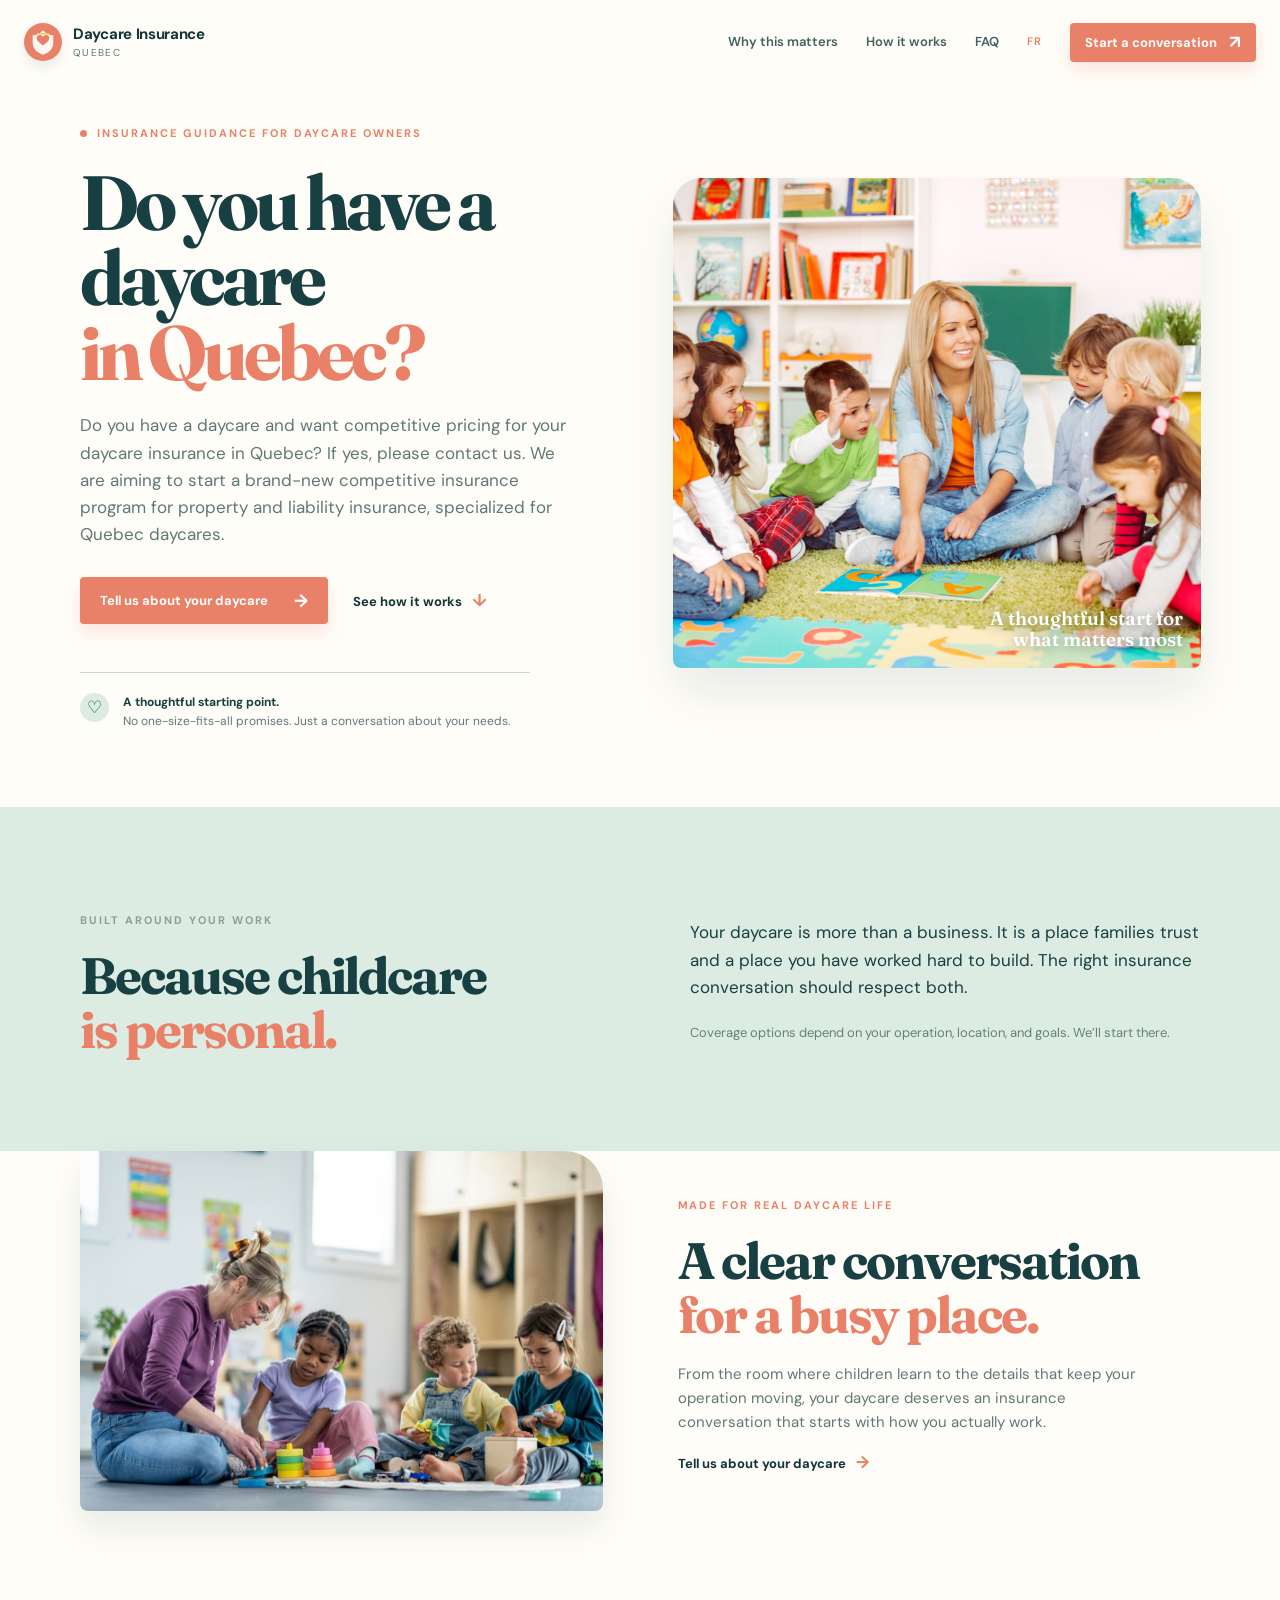
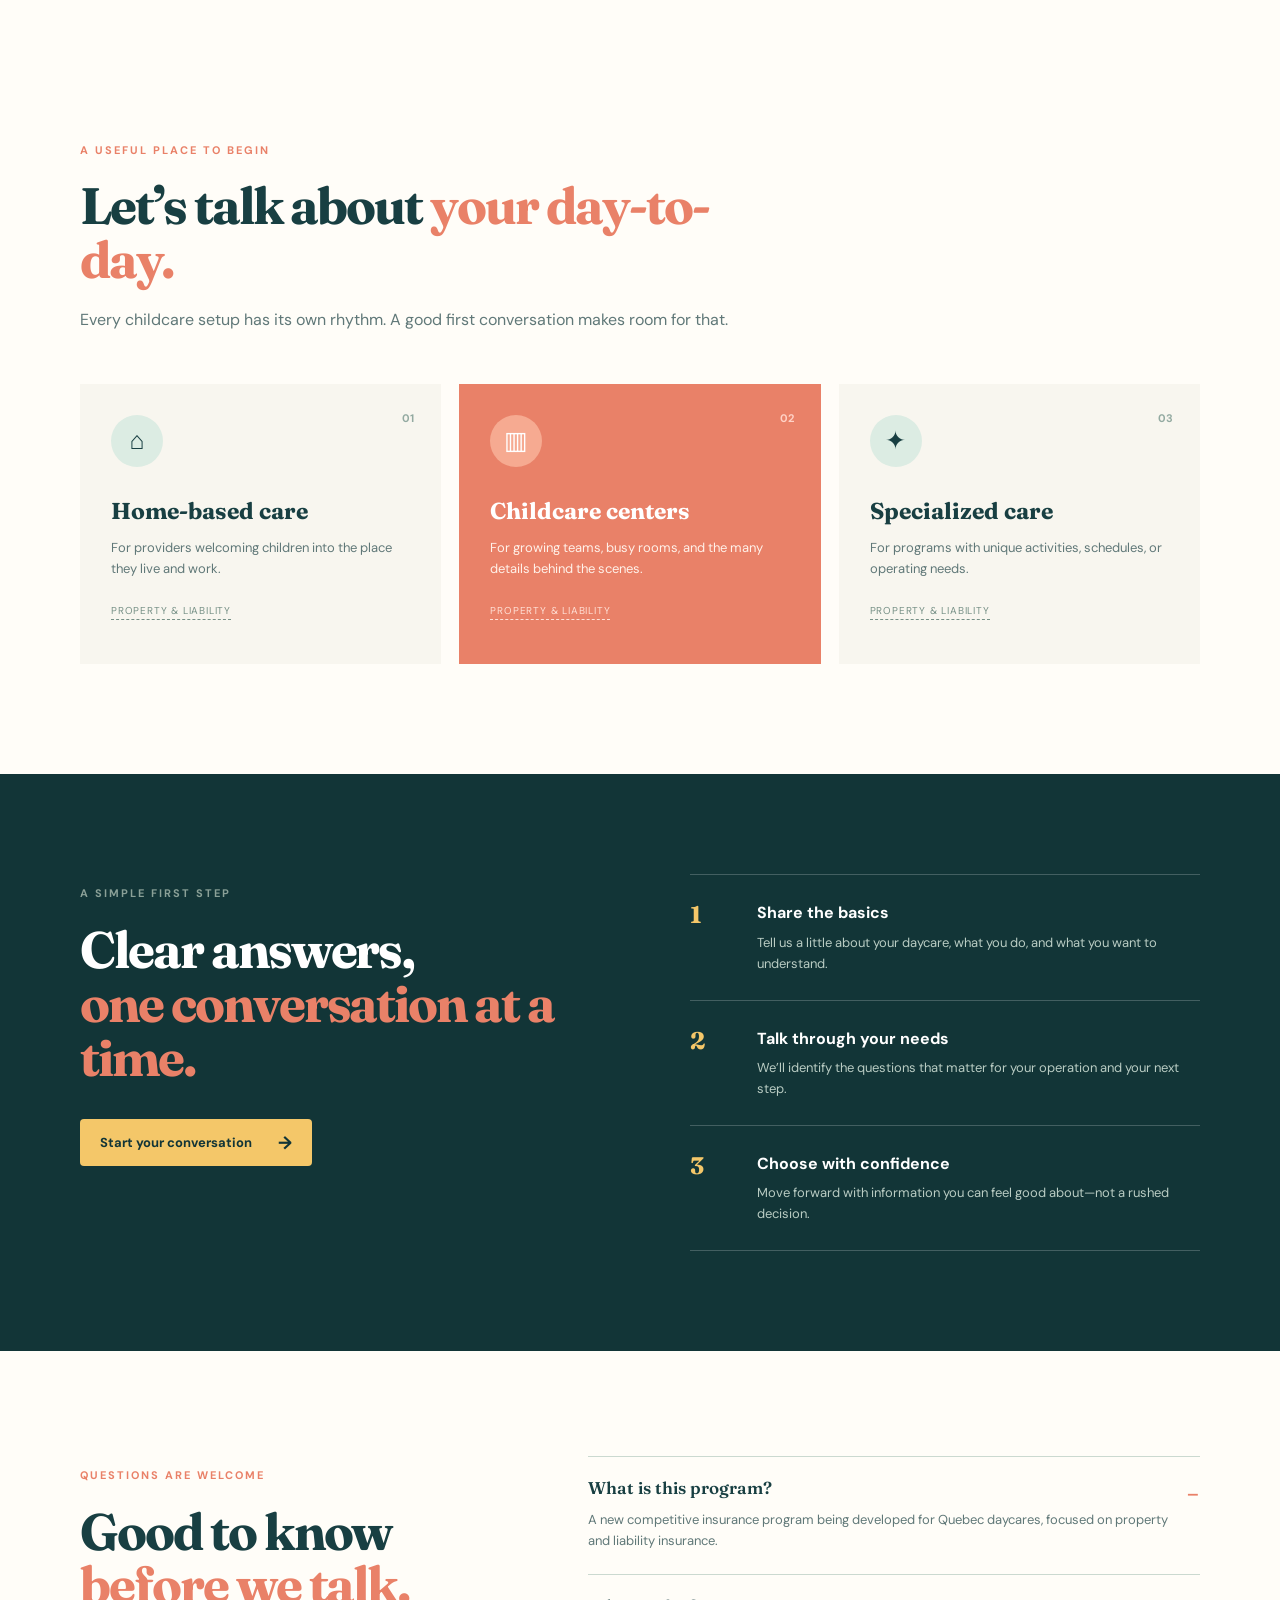
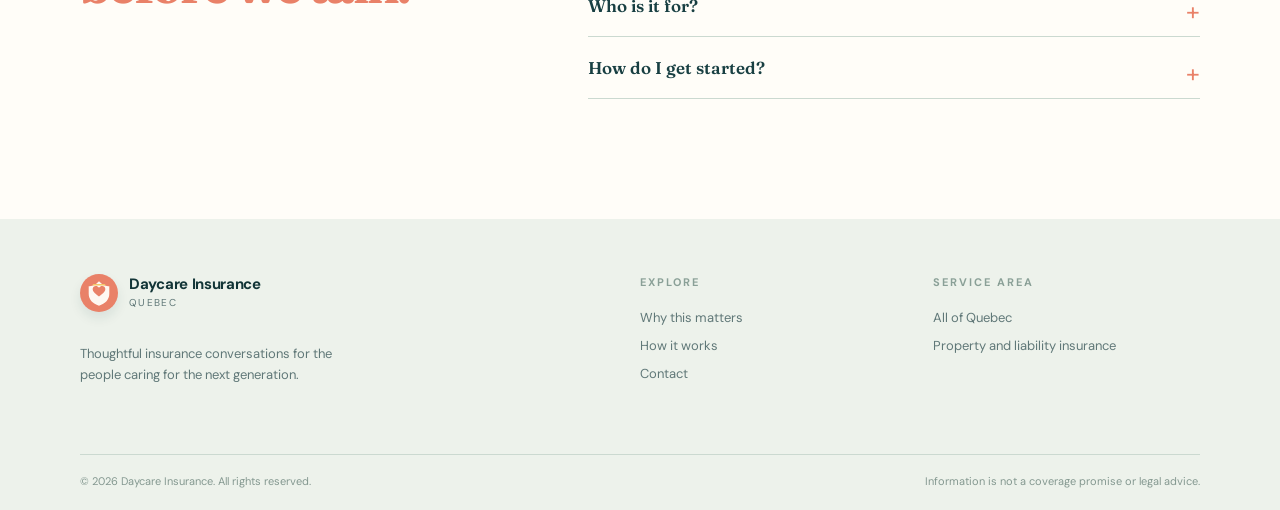
<file: index.html>
<!doctype html>
<html lang="en">
  <head>
    <meta charset="utf-8" />
    <meta name="viewport" content="width=device-width, initial-scale=1" />
    <meta
      name="description"
      content="A warm, straightforward insurance conversation for daycare owners."
    />
    <title>Daycare Insurance | Quebec</title>
    <link rel="preconnect" href="https://fonts.googleapis.com" />
    <link rel="preconnect" href="https://fonts.gstatic.com" crossorigin />
    <link
      href="https://fonts.googleapis.com/css2?family=DM+Sans:wght@400;500;600;700&family=Fraunces:opsz,wght@9..144,600;9..144,700&display=swap"
      rel="stylesheet"
    />
    <link rel="stylesheet" href="styles.css" />
    <link rel="icon" href="logo.svg" type="image/svg+xml" />
  </head>
  <body>
    <header class="site-header">
      <a class="brand" href="index.html" aria-label="Home">
        <img class="brand-mark" src="logo.svg" alt="" />
        <span><strong data-i18n="brandName">Daycare Insurance</strong><small data-i18n="brandRegion">Quebec</small></span>
      </a>
      <nav class="site-nav" aria-label="Main navigation">
        <a href="#why-us" data-i18n="navWhy">Why this matters</a>
        <a href="#how-it-works" data-i18n="navHow">How it works</a>
        <a href="#faq">FAQ</a>
        <a class="lang-switch" href="#" data-lang-toggle>FR</a>
        <a class="button button-small" href="contact.html" data-i18n="navContact">Start a conversation <span>↗</span></a>
      </nav>
      <button class="menu-toggle" aria-label="Open menu" aria-expanded="false">☰</button>
    </header>

    <main>
      <section class="hero section-shell reveal">
        <div class="hero-copy">
          <p class="eyebrow"><span class="eyebrow-dot"></span> Insurance guidance for daycare owners</p>
          <h1 data-i18n="heroTitle">Do you have a daycare<br /><em>in Quebec?</em></h1>
          <p class="hero-text" data-i18n="heroText">
            Do you have a daycare and want competitive pricing for your daycare insurance in Quebec? If yes, please contact us. We are aiming to start a brand-new competitive insurance program for property and liability insurance, specialized for Quebec daycares.
          </p>
          <div class="hero-actions">
            <a class="button" href="contact.html" data-i18n="heroButton">Tell us about your daycare <span>→</span></a>
            <a class="text-link" href="#how-it-works" data-i18n="heroLink">See how it works <span>↓</span></a>
          </div>
          <div class="hero-note">
            <span class="note-icon">♡</span>
            <p data-i18n="heroNote"><strong>A thoughtful starting point.</strong><br />No one-size-fits-all promises. Just a conversation about your needs.</p>
          </div>
        </div>
        <div class="hero-photo-wrap reveal-delay">
          <img class="hero-photo" src="assets/classroom-group.png" alt="Educator and children learning together in a bright classroom" />
          <span class="photo-caption" data-i18n="heroPhotoCaption">A thoughtful start for what matters most</span>
        </div>
      </section>

      <section id="why-us" class="intro-band reveal">
        <div class="section-shell intro-grid">
          <div>
            <p class="eyebrow eyebrow-dark" data-i18n="whyEyebrow">Built around your work</p>
            <h2 data-i18n="whyTitle">Because childcare<br /><em>is personal.</em></h2>
          </div>
          <div class="intro-copy">
            <p data-i18n="whyText">
              Your daycare is more than a business. It is a place families trust and
              a place you have worked hard to build. The right insurance conversation
              should respect both.
            </p>
            <p class="muted" data-i18n="whyMuted">Coverage options depend on your operation, location, and goals. We’ll start there.</p>
          </div>
        </div>
      </section>

      <section class="image-story section-shell reveal">
        <div class="story-photo-wrap"><img src="assets/classroom-care.png" alt="Educator guiding children through play and learning" /></div>
        <div class="story-copy">
          <p class="eyebrow" data-i18n="storyEyebrow">Made for real daycare life</p>
          <h2 data-i18n="storyTitle">A clear conversation<br /><em>for a busy place.</em></h2>
          <p data-i18n="storyText">From the room where children learn to the details that keep your operation moving, your daycare deserves an insurance conversation that starts with how you actually work.</p>
          <a class="text-link" href="contact.html" data-i18n="storyLink">Tell us about your daycare <span>→</span></a>
        </div>
      </section>

      <section class="audience section-shell reveal">
        <div class="section-heading">
          <p class="eyebrow" data-i18n="audienceEyebrow">A useful place to begin</p>
          <h2 data-i18n="audienceTitle">Let’s talk about <em>your day-to-day.</em></h2>
          <p data-i18n="audienceText">Every childcare setup has its own rhythm. A good first conversation makes room for that.</p>
        </div>
        <div class="card-grid">
          <article class="feature-card">
            <span class="card-number">01</span>
            <div class="card-icon icon-home">⌂</div>
            <h3 data-i18n="cardHomeTitle">Home-based care</h3>
            <p data-i18n="cardHomeText">For providers welcoming children into the place they live and work.</p>
            <span class="placeholder-tag">Property &amp; liability</span>
          </article>
          <article class="feature-card feature-card-accent">
            <span class="card-number">02</span>
            <div class="card-icon icon-building">▥</div>
            <h3 data-i18n="cardCenterTitle">Childcare centers</h3>
            <p data-i18n="cardCenterText">For growing teams, busy rooms, and the many details behind the scenes.</p>
            <span class="placeholder-tag">Property &amp; liability</span>
          </article>
          <article class="feature-card">
            <span class="card-number">03</span>
            <div class="card-icon icon-star">✦</div>
            <h3 data-i18n="cardSpecialTitle">Specialized care</h3>
            <p data-i18n="cardSpecialText">For programs with unique activities, schedules, or operating needs.</p>
            <span class="placeholder-tag">Property &amp; liability</span>
          </article>
        </div>
      </section>

      <section id="how-it-works" class="process-band reveal">
        <div class="section-shell">
          <div class="process-intro">
            <p class="eyebrow eyebrow-dark" data-i18n="processEyebrow">A simple first step</p>
            <h2 data-i18n="processTitle">Clear answers,<br /><em>one conversation at a time.</em></h2>
            <a class="button button-light" href="contact.html" data-i18n="processButton">Start your conversation <span>→</span></a>
          </div>
          <div class="process-list">
            <div class="process-item">
              <span class="process-number">1</span>
              <div><h3 data-i18n="stepOneTitle">Share the basics</h3><p data-i18n="stepOneText">Tell us a little about your daycare, what you do, and what you want to understand.</p></div>
            </div>
            <div class="process-item">
              <span class="process-number">2</span>
              <div><h3 data-i18n="stepTwoTitle">Talk through your needs</h3><p data-i18n="stepTwoText">We’ll identify the questions that matter for your operation and your next step.</p></div>
            </div>
            <div class="process-item">
              <span class="process-number">3</span>
              <div><h3 data-i18n="stepThreeTitle">Choose with confidence</h3><p data-i18n="stepThreeText">Move forward with information you can feel good about—not a rushed decision.</p></div>
            </div>
          </div>
        </div>
      </section>

      <section id="faq" class="faq section-shell reveal">
        <div class="section-heading">
          <p class="eyebrow" data-i18n="faqEyebrow">Questions are welcome</p>
          <h2 data-i18n="faqTitle">Good to know <em>before we talk.</em></h2>
        </div>
        <div class="faq-list">
          <details open><summary data-i18n="faqOneTitle">What is this program?</summary><p data-i18n="faqOneText">A new competitive insurance program being developed for Quebec daycares, focused on property and liability insurance.</p></details>
          <details><summary data-i18n="faqTwoTitle">Who is it for?</summary><p data-i18n="faqTwoText">It is intended for daycare owners throughout Quebec. Use the inquiry form to share your daycare details and questions.</p></details>
          <details><summary data-i18n="faqThreeTitle">How do I get started?</summary><p data-i18n="faqThreeText">Send your daycare name, contact details, and any optional notes through the private inquiry form.</p></details>
        </div>
      </section>
    </main>

    <footer class="site-footer">
      <div class="section-shell footer-grid">
        <div><a class="brand brand-footer" href="index.html"><img class="brand-mark" src="logo.svg" alt="" /><span><strong data-i18n="brandName">Daycare Insurance</strong><small data-i18n="brandRegion">Quebec</small></span></a><p class="footer-note">Thoughtful insurance conversations for the people caring for the next generation.</p></div>
        <div class="footer-links"><p class="eyebrow eyebrow-dark">Explore</p><a href="#why-us">Why this matters</a><a href="#how-it-works">How it works</a><a href="contact.html">Contact</a></div>
        <div class="footer-links"><p class="eyebrow eyebrow-dark">Service area</p><p>All of Quebec</p><p>Property and liability insurance</p></div>
      </div>
      <div class="section-shell footer-bottom"><span>© <span id="year"></span> Daycare Insurance. All rights reserved.</span><span>Information is not a coverage promise or legal advice.</span></div>
    </footer>
    <script src="script.js"></script>
  </body>
</html>
</file>
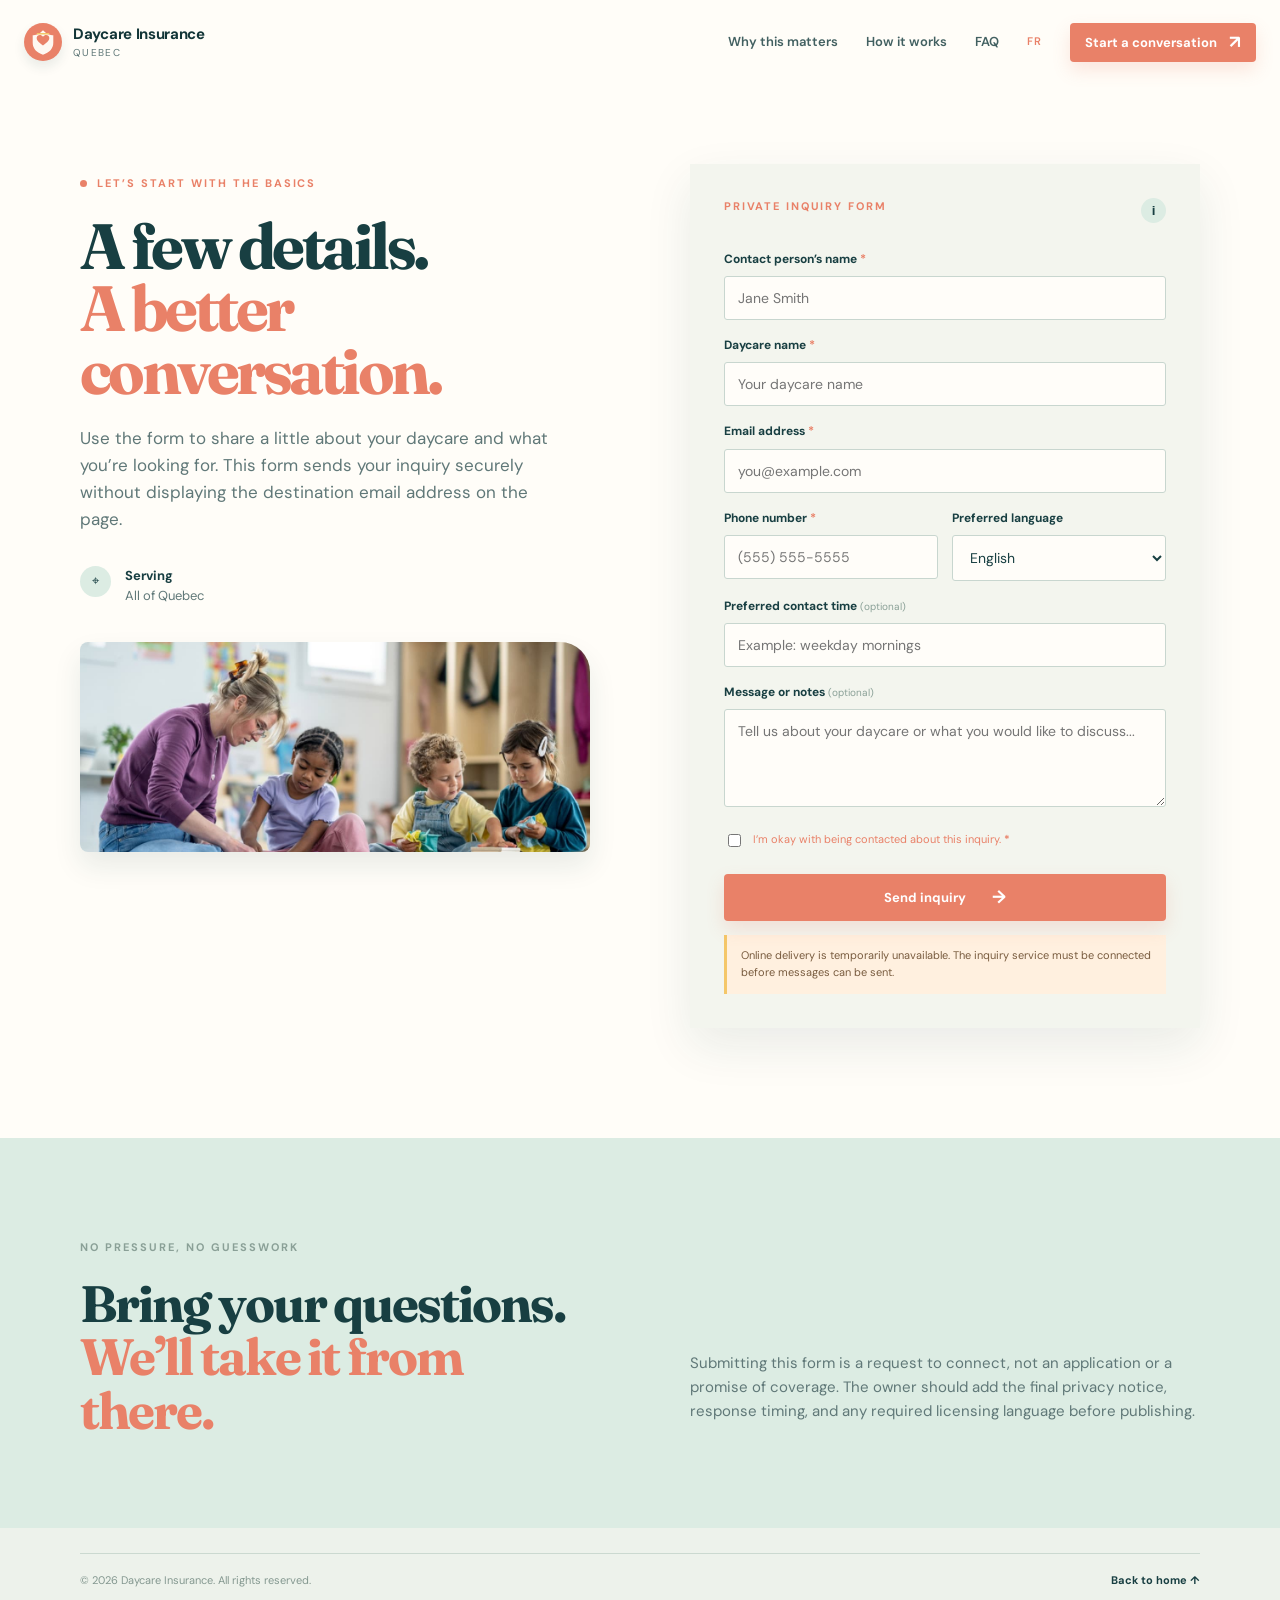
<file: contact.html>
<!doctype html>
<html lang="en">
  <head>
    <meta charset="utf-8" />
    <meta name="viewport" content="width=device-width, initial-scale=1" />
    <meta name="description" content="Contact Daycare Insurance to start a Quebec daycare insurance conversation." />
    <title>Contact | Daycare Insurance</title>
    <link rel="preconnect" href="https://fonts.googleapis.com" />
    <link rel="preconnect" href="https://fonts.gstatic.com" crossorigin />
    <link href="https://fonts.googleapis.com/css2?family=DM+Sans:wght@400;500;600;700&family=Fraunces:opsz,wght@9..144,600;9..144,700&display=swap" rel="stylesheet" />
    <link rel="stylesheet" href="styles.css" />
    <link rel="icon" href="logo.svg" type="image/svg+xml" />
  </head>
  <body class="contact-page">
    <header class="site-header">
      <a class="brand" href="index.html" aria-label="Home"><img class="brand-mark" src="logo.svg" alt="" /><span><strong data-i18n="brandName">Daycare Insurance</strong><small data-i18n="brandRegion">Quebec</small></span></a>
      <nav class="site-nav" aria-label="Main navigation"><a href="index.html#why-us" data-i18n="navWhy">Why this matters</a><a href="index.html#how-it-works" data-i18n="navHow">How it works</a><a href="index.html#faq">FAQ</a><a class="lang-switch" href="#" data-lang-toggle>FR</a><a class="button button-small" href="contact.html" data-i18n="navContact">Start a conversation <span>↗</span></a></nav>
      <button class="menu-toggle" aria-label="Open menu" aria-expanded="false">☰</button>
    </header>
    <main>
      <section class="contact-hero section-shell reveal">
        <div><p class="eyebrow"><span class="eyebrow-dot"></span> <span data-i18n="contactEyebrow">Let’s start with the basics</span></p><h1 data-i18n="contactTitle">A few details.<br /><em>A better conversation.</em></h1><p class="hero-text" data-i18n="contactText">Use the form to share a little about your daycare and what you’re looking for. This form sends your inquiry securely without displaying the destination email address on the page.</p><div class="contact-detail"><span>⌖</span><p><strong data-i18n="contactServingTitle">Serving</strong><br /><span data-i18n="contactServingText">All of Quebec</span></p></div><img class="contact-photo" src="assets/classroom-care.png" alt="Educator guiding children through play and learning" /></div>
        <div class="form-card">
          <div class="form-card-top"><span class="form-kicker" data-i18n="formKicker">Private inquiry form</span><button class="info-button" type="button" data-modal-open aria-label="About this form">i</button></div>
          <form id="contact-form" data-submit-state="backend-required">
            <label for="name" data-i18n="formName">Contact person’s name <span>*</span></label><input id="name" name="contact_name" type="text" autocomplete="name" placeholder="Jane Smith" required />
            <label for="business" data-i18n="formBusiness">Daycare name <span>*</span></label><input id="business" name="daycare_name" type="text" placeholder="Your daycare name" required />
            <label for="email" data-i18n="formEmail">Email address <span>*</span></label><input id="email" name="email" type="email" autocomplete="email" placeholder="you@example.com" required />
            <div class="form-row"><div><label for="phone" data-i18n="formPhone">Phone number <span>*</span></label><input id="phone" name="phone" type="tel" autocomplete="tel" placeholder="(555) 555-5555" required /></div><div><label for="language" data-i18n="formLanguage">Preferred language</label><select id="language" name="preferred_language"><option value="English">English</option><option value="French">Français</option><option value="Either">Either / Les deux</option></select></div></div>
            <label for="time" data-i18n="formTime">Preferred contact time <span class="optional" data-i18n="optional">(optional)</span></label><input id="time" name="preferred_contact_time" type="text" placeholder="Example: weekday mornings" />
            <label for="message" data-i18n="formMessage">Message or notes <span class="optional" data-i18n="optional">(optional)</span></label><textarea id="message" name="message" rows="4" placeholder="Tell us about your daycare or what you would like to discuss..."></textarea>
            <label class="checkbox-label"><input type="checkbox" name="permission" value="Yes" required /><span data-i18n="formConsent">I’m okay with being contacted about this inquiry. <b>*</b></span></label>
            <button class="button button-full" type="submit" data-i18n="formButton">Send inquiry <span>→</span></button>
            <p class="form-status form-status-warning" id="form-status" role="status" data-i18n="formStatus">Online delivery is temporarily unavailable. The inquiry service must be connected before messages can be sent.</p>
          </form>
        </div>
      </section>
      <section class="contact-reassurance reveal"><div class="section-shell reassurance-grid"><div><p class="eyebrow eyebrow-dark" data-i18n="reassuranceEyebrow">No pressure, no guesswork</p><h2 data-i18n="reassuranceTitle">Bring your questions.<br /><em>We’ll take it from there.</em></h2></div><p data-i18n="reassuranceText">Submitting this form is a request to connect, not an application or a promise of coverage. The owner should add the final privacy notice, response timing, and any required licensing language before publishing.</p></div></section>
    </main>
    <footer class="site-footer"><div class="section-shell footer-bottom"><span>© <span id="year"></span> Daycare Insurance. All rights reserved.</span><a href="index.html">Back to home ↑</a></div></footer>
    <div class="modal-backdrop" data-modal hidden><div class="modal" role="dialog" aria-modal="true" aria-labelledby="modal-title"><button class="modal-close" type="button" data-modal-close aria-label="Close">×</button><p class="eyebrow">A clear first step</p><h2 id="modal-title">What happens after you send?</h2><p>Your details go through the form relay to the insurance contact. The form does not publish your information. They can then review your note and reach out using the contact details you provide.</p><p class="modal-note">This is an inquiry—not an application, quote, or promise of coverage.</p></div></div>
    <script src="script.js"></script>
  </body>
</html>
</file>
<file: styles.css>
:root{--ink:#183f42;--deep:#123537;--cream:#f7f3e9;--paper:#fffdf8;--coral:#e98168;--yellow:#f4c769;--mint:#dcece3;--line:#cbd9d0;--muted:#607878;--serif:"Fraunces",Georgia,serif;--sans:"DM Sans",Arial,sans-serif}
*{box-sizing:border-box}html{scroll-behavior:smooth}body{margin:0;color:var(--ink);background:var(--paper);font:16px/1.6 var(--sans)}a{color:inherit;text-decoration:none}.section-shell{width:min(1120px,calc(100% - 48px));margin-inline:auto}.site-header{height:84px;display:flex;align-items:center;justify-content:space-between;width:min(1240px,calc(100% - 48px));margin:auto}.brand{display:flex;align-items:center;gap:11px;color:var(--deep);line-height:1}.brand strong{display:block;font-size:15px;letter-spacing:-.02em}.brand small{display:block;margin-top:6px;color:var(--muted);font-size:10px;letter-spacing:.13em;text-transform:uppercase}.brand-mark{display:grid;place-items:center;width:34px;height:34px;border-radius:50%;background:var(--coral);color:white;font-size:18px}.site-nav{display:flex;align-items:center;gap:28px;font-size:13px;font-weight:600}.site-nav a:not(.button){color:#426061}.site-nav a:not(.button):hover,.text-link:hover{color:var(--coral)}.button{display:inline-flex;align-items:center;justify-content:center;gap:26px;background:var(--coral);border:0;border-radius:4px;padding:15px 20px;color:#fff;font:700 13px var(--sans);box-shadow:0 8px 18px #e9816830;transition:.2s transform,.2s box-shadow}.button:hover{transform:translateY(-2px);box-shadow:0 12px 24px #e9816840}.button span{font-size:18px;line-height:0}.button-small{padding:11px 15px;gap:12px}.menu-toggle{display:none;border:0;background:none;color:var(--ink);font-size:25px}.hero{display:grid;grid-template-columns:1fr 1fr;gap:65px;align-items:center;min-height:630px;padding-top:30px;padding-bottom:75px}.eyebrow{display:flex;align-items:center;gap:10px;color:var(--coral);font-size:11px;font-weight:700;letter-spacing:.18em;text-transform:uppercase}.eyebrow-dot{width:7px;height:7px;border-radius:50%;background:var(--coral)}.eyebrow-dark{color:#8aa097}.hero h1,.contact-hero h1{font:700 clamp(46px,6vw,78px)/.98 var(--serif);letter-spacing:-.055em;margin:22px 0}.hero h1 em,.contact-hero h1 em,h2 em{color:var(--coral);font-style:normal}.hero-text{max-width:500px;color:var(--muted);font-size:17px}.hero-actions{display:flex;align-items:center;gap:25px;margin-top:29px}.text-link{color:var(--deep);font-size:13px;font-weight:700}.text-link span{margin-left:7px;color:var(--coral);font-size:17px}.hero-note{display:flex;gap:14px;align-items:flex-start;margin-top:48px;padding-top:20px;border-top:1px solid var(--line);max-width:450px;color:var(--muted);font-size:12px}.hero-note p{margin:0}.hero-note strong{color:var(--ink)}.note-icon{display:grid;place-items:center;width:29px;height:29px;border-radius:50%;background:var(--mint);color:var(--ink);font-size:17px}.hero-art{position:relative;min-height:490px;overflow:hidden;border-radius:48% 48% 8px 8px;background:#d7e9e2}.sun{position:absolute;top:56px;right:57px;width:86px;height:86px;border-radius:50%;background:var(--yellow)}.cloud{position:absolute;width:90px;height:18px;border-radius:20px;background:#fff9e9}.cloud:before,.cloud:after{content:"";position:absolute;border-radius:50%;background:inherit}.cloud:before{width:36px;height:36px;left:15px;bottom:2px}.cloud:after{width:27px;height:27px;right:15px;bottom:1px}.cloud-one{top:105px;left:44px}.cloud-two{top:155px;right:20px;transform:scale(.65)}.window{position:absolute;left:57px;top:40px;width:160px;height:170px;border:10px solid #fff9e9;border-bottom-width:15px;background:#aed5d4}.window:before,.window:after{content:"";position:absolute;background:#fff9e9}.window:before{width:8px;height:100%;left:50%;transform:translateX(-50%)}.window:after{height:8px;width:100%;top:53%;transform:translateY(-50%)}.window span{position:absolute;z-index:2;width:20px;height:20px;border-radius:50%;background:var(--yellow);top:35px;left:45px;opacity:.8}.window span+span{top:100px;left:95px;background:var(--coral)}.shelf{position:absolute;left:0;right:0;bottom:140px;height:12px;background:#9e6d54}.shelf:before{content:"";position:absolute;left:18%;right:12%;height:13px;top:21px;background:#b78363}.shelf span{position:absolute;bottom:14px;width:29px;height:39px;border-radius:5px 5px 10px 10px;background:var(--coral);left:20%}.shelf span:nth-child(2){left:43%;height:48px;background:var(--yellow)}.shelf span:nth-child(3){left:68%;height:32px;background:var(--mint)}.rug{position:absolute;left:10%;right:5%;bottom:0;height:150px;border-radius:50% 50% 0 0;background:#f3d9bb}.toy{position:absolute;bottom:78px}.toy-one{left:16%;font-size:38px;color:var(--coral);transform:rotate(15deg)}.toy-two{right:18%;width:43px;height:43px;border-radius:50% 50% 45% 45%;background:var(--yellow)}.person{position:absolute;bottom:72px;width:68px;height:120px}.person i{position:absolute;top:0;left:15px;width:38px;height:38px;border-radius:50%;background:#c98265}.person b{position:absolute;bottom:0;left:0;width:68px;height:88px;border-radius:45% 45% 8px 8px;background:var(--coral)}.person-one{left:28%;transform:scale(.73)}.person-two{right:26%;transform:scale(.83)}.person-two b{background:var(--ink)}.art-label{position:absolute;right:20px;bottom:22px;color:white;font:600 19px/1.1 var(--serif);text-align:right}.intro-band{background:var(--mint);padding:94px 0}.intro-grid{display:grid;grid-template-columns:1fr 1fr;gap:100px;align-items:end}.intro-band h2,.section-heading h2,.process-band h2,.reassurance-grid h2{font:700 clamp(35px,4vw,53px)/1.05 var(--serif);letter-spacing:-.04em;margin:20px 0 0}.intro-copy{font-size:17px;color:var(--ink)}.intro-copy .muted{margin-top:22px;color:#668078;font-size:13px}.audience{padding:110px 0}.section-heading{max-width:650px}.section-heading>p:last-child{color:var(--muted);margin-top:20px}.card-grid{display:grid;grid-template-columns:repeat(3,1fr);gap:18px;margin-top:52px}.feature-card{position:relative;padding:31px;background:#f8f6ef;min-height:280px}.feature-card-accent{background:var(--coral);color:#fff}.card-number{position:absolute;top:26px;right:27px;color:#93aaa1;font-size:11px;font-weight:700}.feature-card-accent .card-number{color:#ffd2c6}.card-icon{display:grid;place-items:center;width:52px;height:52px;margin-bottom:30px;border-radius:50%;background:var(--mint);font-size:25px}.feature-card-accent .card-icon{background:#f6aa91}.feature-card h3{margin:0;font:700 23px var(--serif)}.feature-card p{color:var(--muted);font-size:13px}.feature-card-accent p{color:#fff1e9}.placeholder-tag{display:inline-block;margin-top:10px;border-bottom:1px dashed currentColor;color:#769086;font-size:10px;letter-spacing:.08em;text-transform:uppercase}.feature-card-accent .placeholder-tag{color:#ffe0d6}.process-band{padding:100px 0;background:var(--deep);color:#fff}.process-band .section-shell{display:grid;grid-template-columns:1fr 1fr;gap:100px}.process-band h2{color:#fff}.button-light{margin-top:35px;background:var(--yellow);color:var(--deep);box-shadow:none}.process-list{border-top:1px solid #ffffff35}.process-item{display:grid;grid-template-columns:45px 1fr;gap:22px;padding:25px 0;border-bottom:1px solid #ffffff35}.process-number{color:var(--yellow);font:700 24px var(--serif)}.process-item h3{margin:0;font-size:16px}.process-item p{margin:7px 0 0;color:#b9ccc3;font-size:13px}.faq{padding:105px 0 120px;display:grid;grid-template-columns:.8fr 1.2fr;gap:100px}.faq-list{border-top:1px solid var(--line)}details{border-bottom:1px solid var(--line);padding:20px 0}summary{cursor:pointer;list-style:none;font:600 17px var(--serif)}summary::-webkit-details-marker{display:none}summary:after{content:"+";float:right;font:400 25px var(--sans);color:var(--coral)}details[open] summary:after{content:"−"}details p{max-width:650px;color:var(--muted);font-size:13px;margin:12px 25px 2px 0}.placeholder-copy{color:#9a6f60!important;font-size:12px!important}.site-footer{background:#edf2eb;padding:55px 0 20px}.footer-grid{display:grid;grid-template-columns:1.5fr .7fr .8fr;gap:60px;padding-bottom:55px}.brand-footer{display:inline-flex}.footer-note{max-width:260px;color:var(--muted);font-size:13px;margin-top:25px}.footer-links{display:flex;flex-direction:column;align-items:flex-start;gap:7px;font-size:13px;color:var(--muted)}.footer-links .eyebrow{margin:0 0 10px}.footer-links p{margin:0}.footer-bottom{display:flex;justify-content:space-between;padding-top:18px;border-top:1px solid var(--line);color:#849890;font-size:11px}.contact-hero{display:grid;grid-template-columns:1fr 1fr;gap:100px;padding:80px 0 110px;align-items:start}.contact-hero h1{font-size:clamp(48px,5vw,68px)}.contact-hero .hero-text{max-width:490px}.contact-detail{display:flex;gap:14px;margin-top:32px;color:var(--muted);font-size:13px}.contact-detail>span{display:grid;place-items:center;width:31px;height:31px;background:var(--mint);border-radius:50%;color:var(--ink)}.contact-detail p{margin:0}.contact-detail strong{color:var(--ink)}.form-card{padding:34px;background:#f3f5ee;box-shadow:0 18px 45px #183f4217}.form-card-top{display:flex;justify-content:space-between;margin-bottom:27px}.form-kicker{color:var(--coral);font-size:11px;font-weight:700;letter-spacing:.17em;text-transform:uppercase}.form-spark{color:var(--coral)}label{display:block;margin:16px 0 7px;font-size:12px;font-weight:700}label>span,label b{color:var(--coral)}input,textarea{width:100%;border:1px solid #c8d6cf;border-radius:3px;padding:12px 13px;background:#fffdf9;color:var(--ink);font:14px var(--sans);outline:none}input:focus,textarea:focus{border-color:var(--coral);box-shadow:0 0 0 3px #e9816825}textarea{resize:vertical}.form-row{display:grid;grid-template-columns:1fr 1fr;gap:14px}.checkbox-label{display:flex;align-items:flex-start;gap:9px;font-weight:400;color:var(--muted);font-size:11px}.checkbox-label input{width:auto;margin-top:3px;accent-color:var(--coral)}.button-full{width:100%;margin-top:17px}.form-status{margin:14px 0 0;color:#9a6f60;font-size:11px}.contact-reassurance{background:var(--mint);padding:90px 0}.reassurance-grid{display:grid;grid-template-columns:1fr 1fr;gap:100px;align-items:end}.reassurance-grid>p{color:var(--muted);font-size:15px}.contact-page .site-footer{padding-top:25px}.contact-page .footer-bottom a{color:var(--ink);font-weight:700}
.lang-switch{font-size:11px!important;letter-spacing:.1em;color:var(--coral)!important}.honeypot{position:absolute;left:-10000px;width:1px;height:1px;opacity:0}.form-card select{width:100%;border:1px solid #c8d6cf;border-radius:3px;padding:12px 13px;background:#fffdf9;color:var(--ink);font:14px var(--sans);outline:none}.form-card select:focus{border-color:var(--coral);box-shadow:0 0 0 3px #e9816825}.optional{color:#8aa097!important;font-weight:400;font-size:10px}
@media(max-width:800px){.site-header{height:72px}.site-nav{display:none;position:absolute;z-index:5;top:72px;left:0;right:0;padding:20px 24px 28px;background:var(--paper);box-shadow:0 10px 20px #183f4212;flex-direction:column;align-items:stretch;gap:18px}.site-nav.is-open{display:flex}.site-nav .button{justify-content:space-between}.menu-toggle{display:block}.hero,.intro-grid,.process-band .section-shell,.faq,.contact-hero,.reassurance-grid{grid-template-columns:1fr;gap:45px}.hero{padding-top:50px}.hero-art{min-height:420px}.hero h1{font-size:58px}.card-grid{grid-template-columns:1fr}.audience,.faq{padding:75px 0}.process-band{padding:75px 0}.footer-grid{grid-template-columns:1fr 1fr;gap:35px}.footer-grid>div:first-child{grid-column:1/-1}.footer-bottom{gap:15px;flex-direction:column}.contact-hero{padding:60px 0 80px}.contact-reassurance{padding:70px 0}}
@media(max-width:450px){.section-shell,.site-header{width:min(100% - 34px,1120px)}.hero h1,.contact-hero h1{font-size:48px}.hero-art{min-height:350px}.window{left:25px;transform:scale(.8);transform-origin:top left}.shelf{bottom:112px}.person-one{left:20%}.person-two{right:16%}.hero-actions{align-items:flex-start;flex-direction:column}.footer-grid{grid-template-columns:1fr}.form-row{grid-template-columns:1fr}}
.brand-mark{display:block;width:38px;height:38px;border-radius:50%;box-shadow:0 6px 12px #183f4218}.form-status-warning{padding:12px 14px;background:#fff0df;border-left:3px solid var(--yellow);color:#795c3f!important}.reveal{opacity:0;transform:translateY(18px);transition:opacity .7s ease,transform .7s ease}.reveal.is-visible{opacity:1;transform:none}.reveal-delay{animation:float-in .9s .15s both}@keyframes float-in{from{opacity:0;transform:translateY(14px) scale(.98)}to{opacity:1;transform:none}}.hero-art{box-shadow:0 24px 50px #183f4218}.feature-card{transition:transform .25s ease,box-shadow .25s ease}.feature-card:hover{transform:translateY(-6px);box-shadow:0 18px 30px #183f4212}.info-button{border:0;background:var(--mint);color:var(--ink);width:25px;height:25px;border-radius:50%;font-weight:700;cursor:pointer}.modal-backdrop{position:fixed;inset:0;z-index:20;display:grid;place-items:center;padding:24px;background:#12353799;backdrop-filter:blur(5px)}.modal-backdrop[hidden]{display:none}.modal{position:relative;width:min(470px,100%);padding:38px;background:var(--paper);box-shadow:0 25px 70px #12353755}.modal h2{margin:12px 0;font:700 34px/1.05 var(--serif);letter-spacing:-.04em}.modal p{color:var(--muted);font-size:14px}.modal-note{padding:13px 15px;background:var(--mint);color:var(--ink)!important;font-size:12px!important}.modal-close{position:absolute;top:15px;right:17px;border:0;background:none;color:var(--ink);font-size:25px;cursor:pointer}
.hero-photo-wrap{position:relative;min-height:490px;overflow:hidden;border-radius:28px 28px 8px 8px;box-shadow:0 24px 50px #183f4218}.hero-photo{display:block;width:100%;height:100%;min-height:490px;object-fit:cover}.photo-caption{position:absolute;right:18px;bottom:18px;max-width:210px;color:#fff;font:600 19px/1.1 var(--serif);text-align:right;text-shadow:0 2px 12px #12353780}.image-story{display:grid;grid-template-columns:1fr 1fr;gap:75px;align-items:center;padding:0 0 110px}.story-photo-wrap{height:360px;overflow:hidden;border-radius:8px 38px 8px 8px;box-shadow:0 18px 35px #183f4218}.story-photo-wrap img,.contact-photo{width:100%;height:100%;display:block;object-fit:cover}.story-copy{max-width:470px}.story-copy h2{font:700 clamp(35px,4vw,53px)/1.05 var(--serif);letter-spacing:-.04em;margin:20px 0}.story-copy>p:not(.eyebrow){color:var(--muted);font-size:15px}.contact-photo{height:210px;margin-top:35px;border-radius:8px 30px 8px 8px;box-shadow:0 14px 28px #183f4218}
@media(max-width:800px){.image-story{grid-template-columns:1fr;gap:35px;padding-bottom:75px}.story-photo-wrap{height:300px}.hero-photo-wrap,.hero-photo{min-height:420px}.contact-photo{height:230px}}
@media(max-width:450px){.hero-photo-wrap,.hero-photo{min-height:350px}.story-photo-wrap{height:250px}.contact-photo{height:190px}}
</file>
